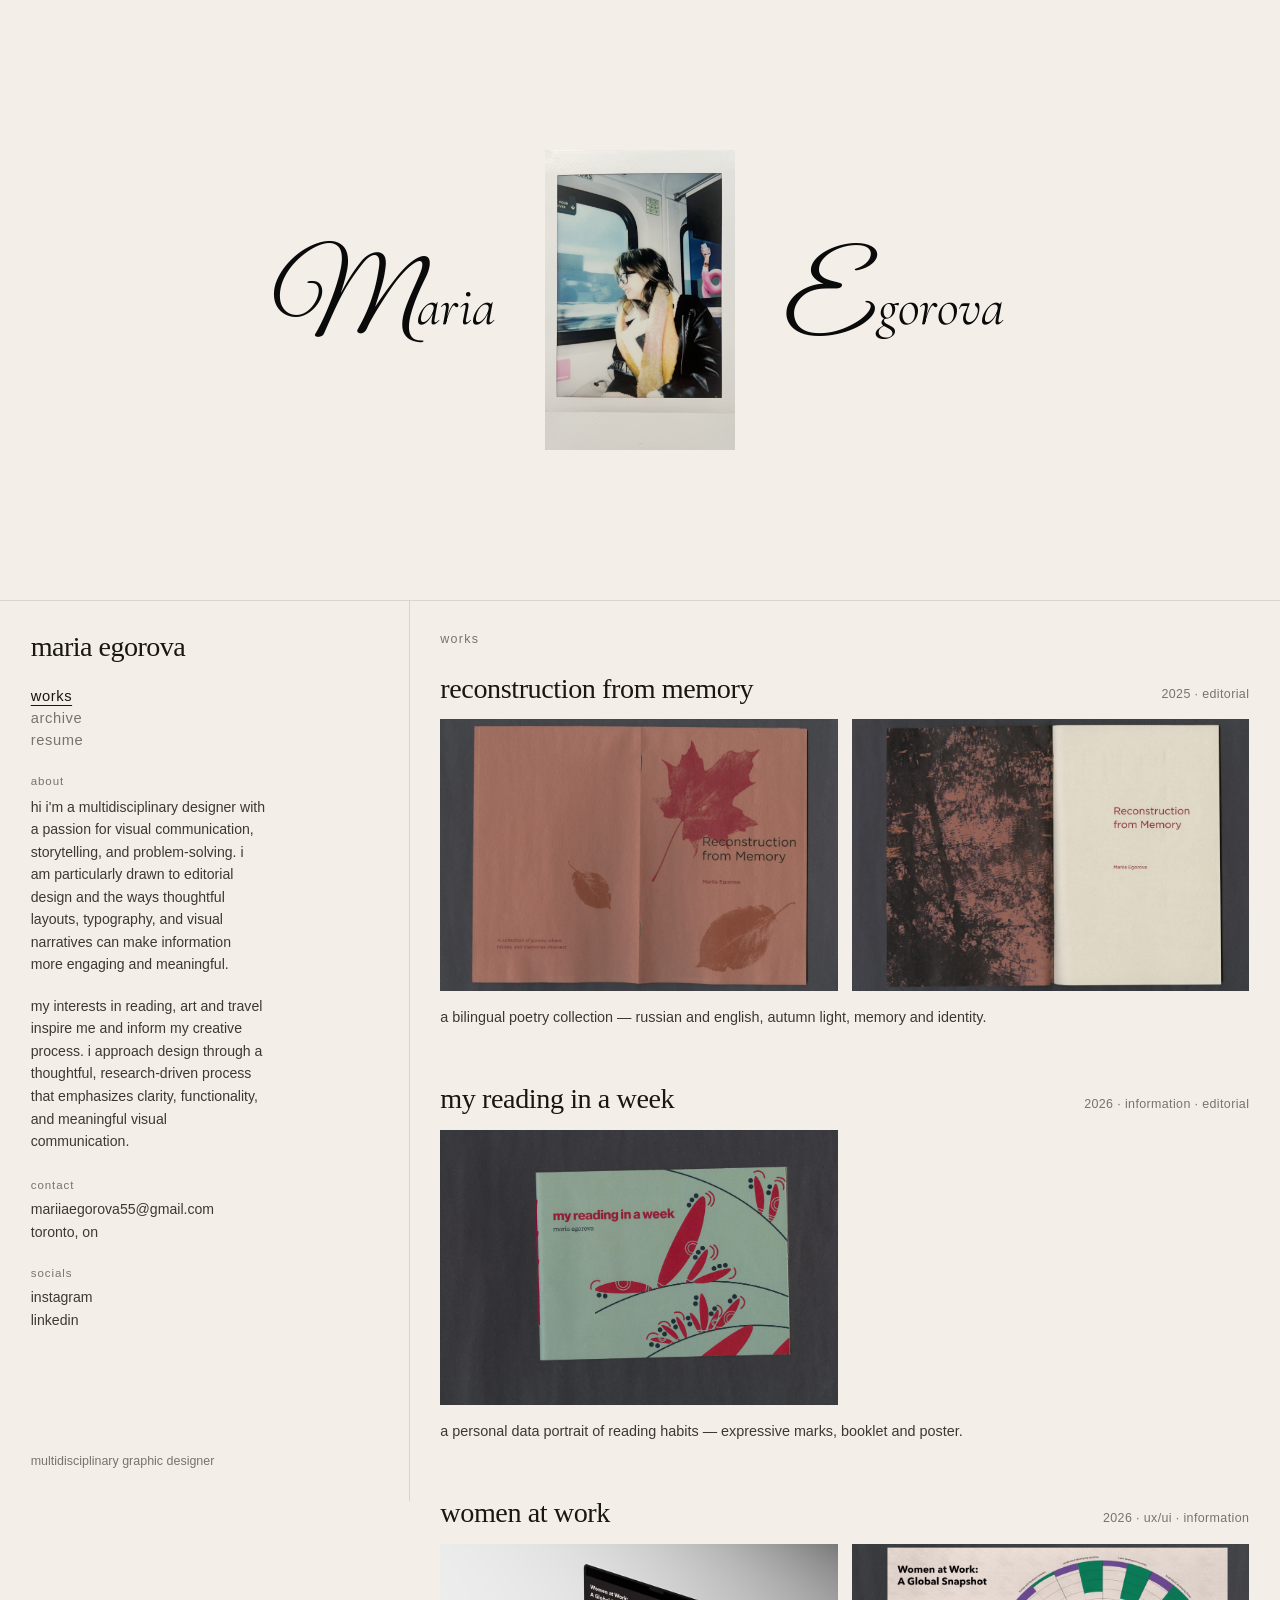
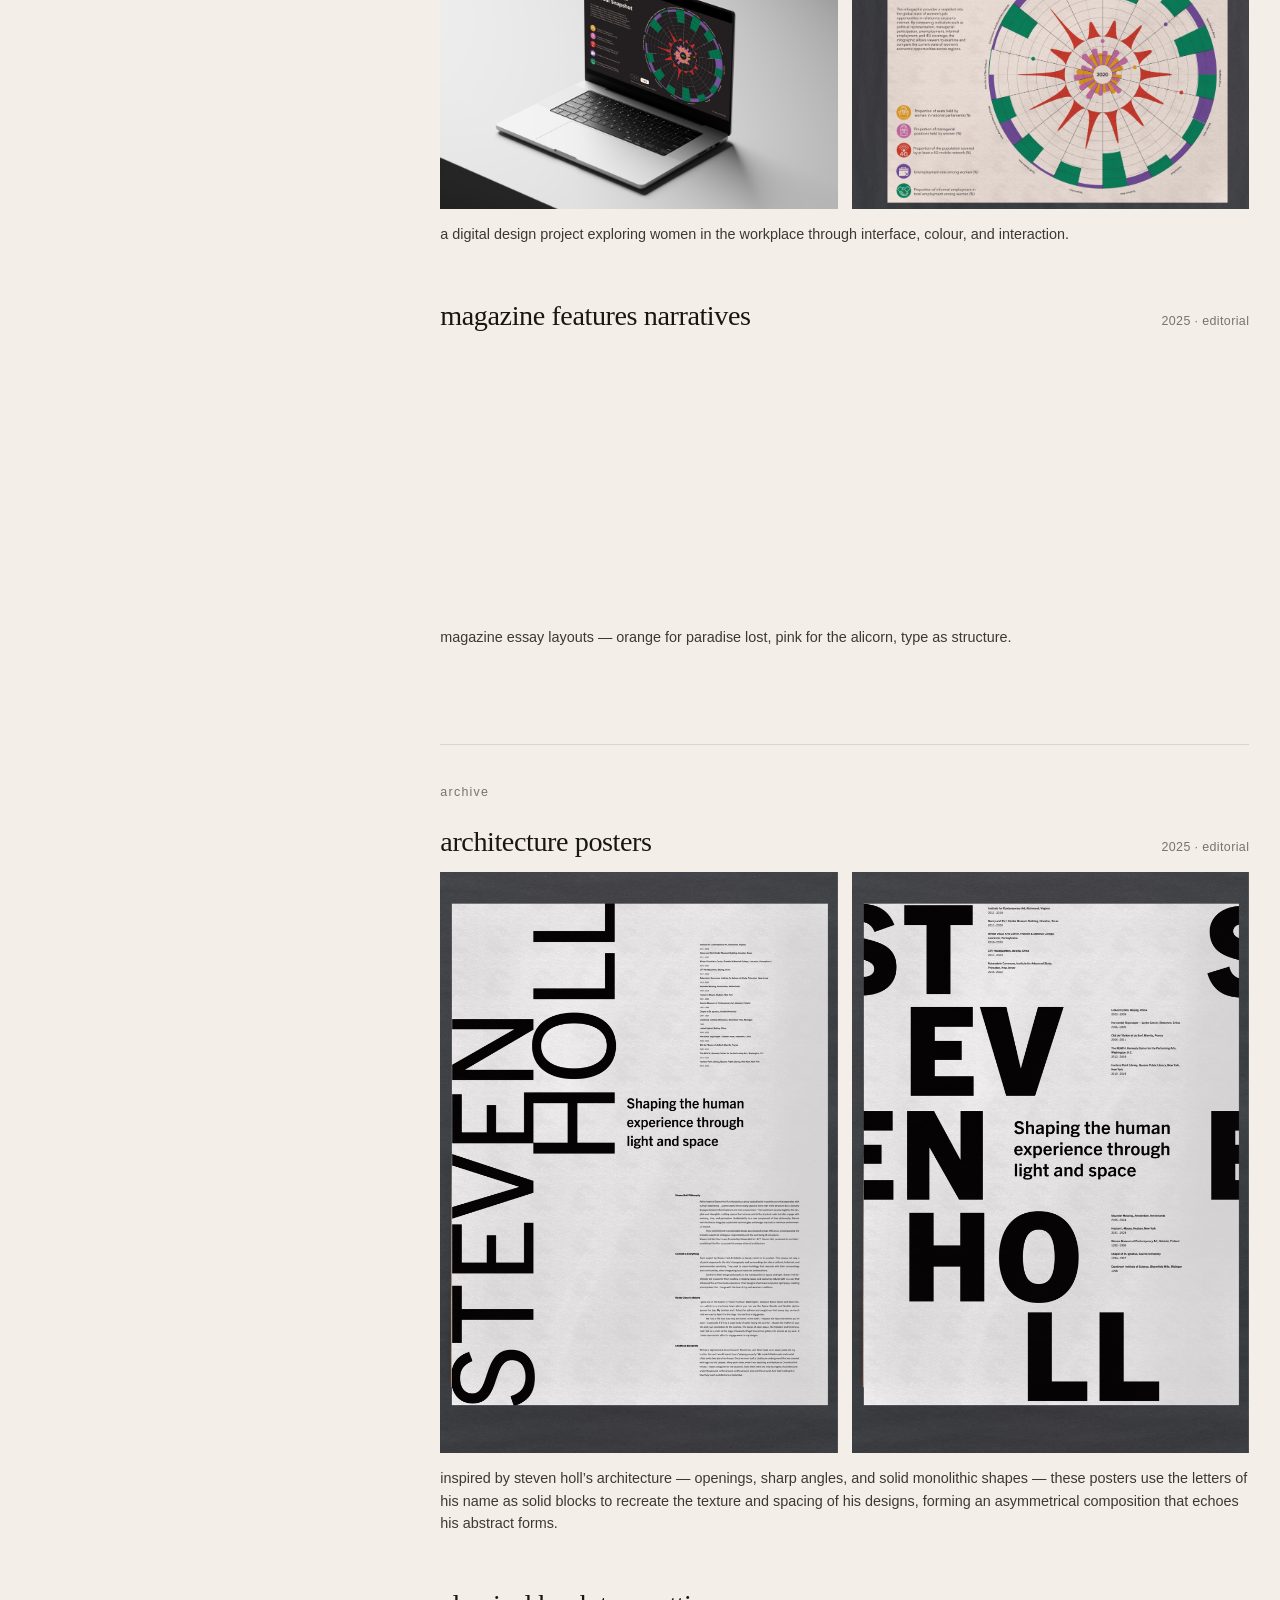
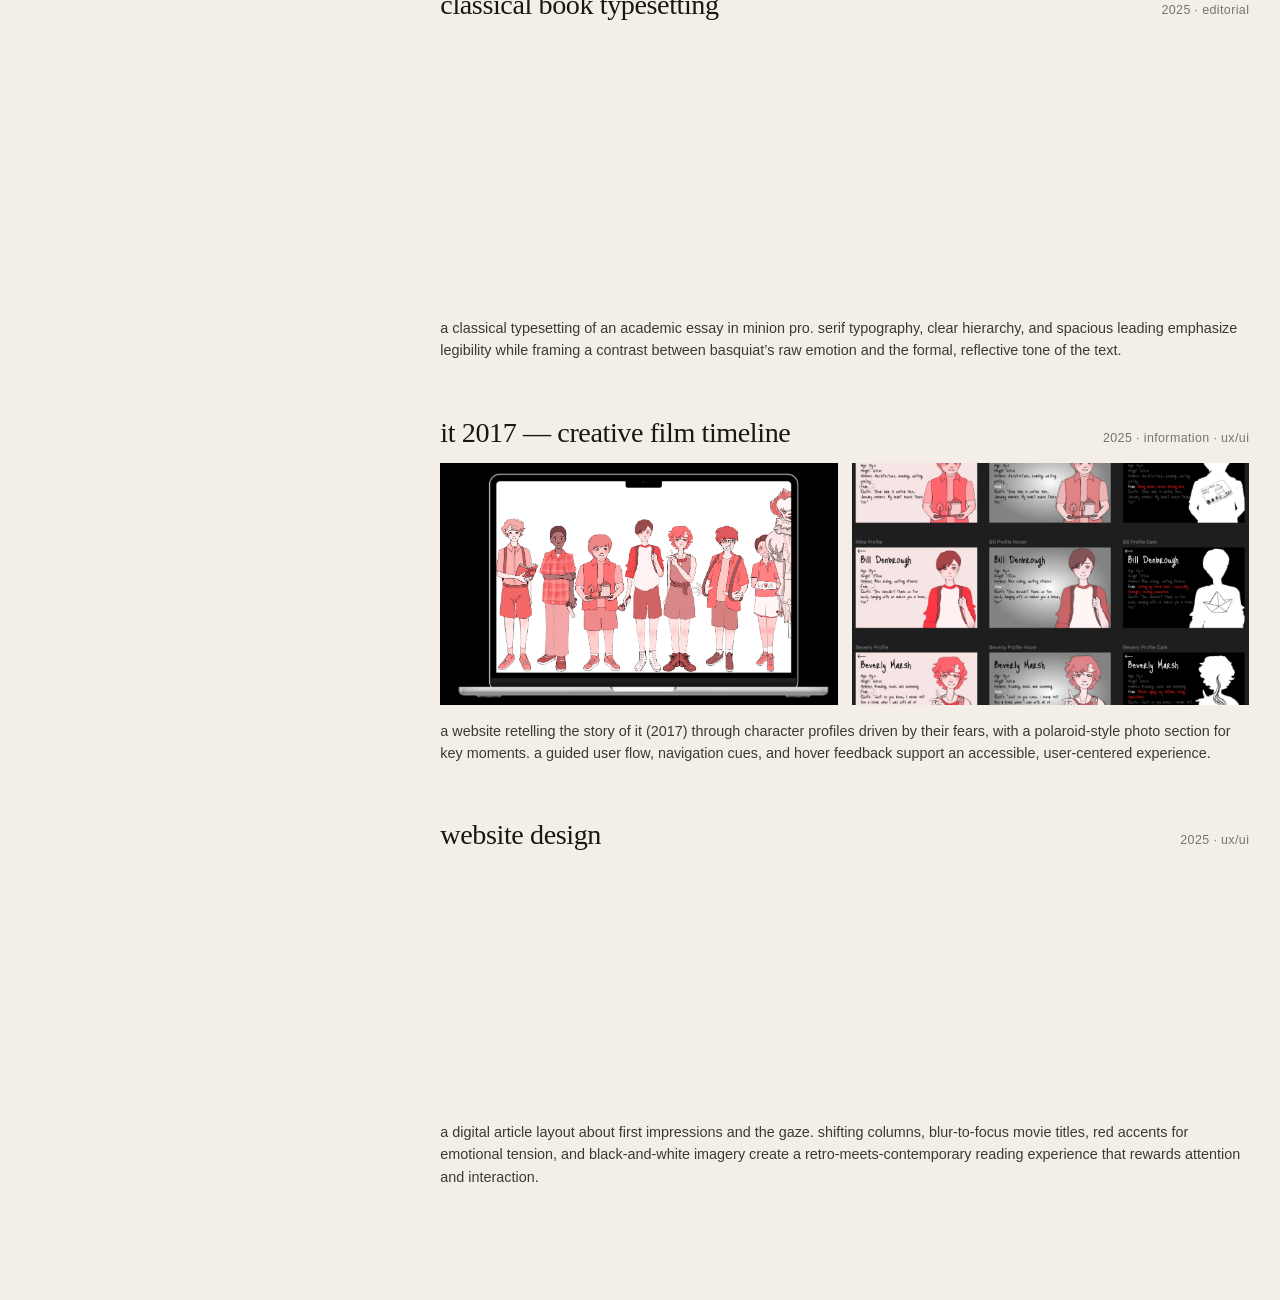
<file: index.html>
<!DOCTYPE html>
<html lang="en">
  <head>
    <meta charset="UTF-8" />
    <meta name="viewport" content="width=device-width, initial-scale=1.0" />
    <title>maria egorova — portfolio</title>
    <meta name="description" content="portfolio of maria egorova — multidisciplinary graphic designer." />
    <link rel="preconnect" href="https://fonts.googleapis.com" />
    <link rel="preconnect" href="https://fonts.gstatic.com" crossorigin />
    <link href="https://fonts.googleapis.com/css2?family=Cormorant+Garamond:ital,wght@0,400;0,500;1,400;1,500&family=Great+Vibes&display=swap" rel="stylesheet" />
    <link rel="stylesheet" href="css/styles.css?v=3" />
  </head>
  <body>
    <!-- top 2/3: name + polaroid banner (type/position inspo); bottom 1/3 peeks portfolio -->
    <section class="landing" id="landing">
      <div class="landing__banner">
        <div class="landing__compose" aria-label="Maria Egorova">
          <p class="landing__name landing__name--left" aria-hidden="true">
            <span class="landing__initial">M</span><span class="landing__rest">aria</span>
          </p>
          <figure class="landing__polaroid">
            <img src="images/work/IMG_2024-2.jpg" alt="Maria Egorova" width="900" height="1200" />
          </figure>
          <p class="landing__name landing__name--right" aria-hidden="true">
            <span class="landing__initial">E</span><span class="landing__rest">gorova</span>
          </p>
        </div>
      </div>
</section>

    <div class="site" id="site">
      <aside class="sidebar">
        <a class="sidebar__name" href="#landing">maria egorova</a>
        <nav class="sidebar__nav" aria-label="sections">
          <a href="#works" class="is-active">works</a>
          <a href="#archive">archive</a>
          <a href="resume/Maria_Egorova_Resume.pdf" target="_blank" rel="noopener noreferrer">resume</a>
        </nav>
        <div class="sidebar__block">
          <p class="sidebar__label">about</p>
          <p class="sidebar__text">hi i&#x27;m a multidisciplinary designer with a passion for visual communication, storytelling, and problem-solving. i am particularly drawn to editorial design and the ways thoughtful layouts, typography, and visual narratives can make information more engaging and meaningful.</p>
          <p class="sidebar__text">my interests in reading, art and travel inspire me and inform my creative process. i approach design through a thoughtful, research-driven process that emphasizes clarity, functionality, and meaningful visual communication.</p>
        </div>
        <div class="sidebar__block">
          <p class="sidebar__label">contact</p>
          <ul class="sidebar__list">
            <li><a href="mailto:mariiaegorova55@gmail.com">mariiaegorova55@gmail.com</a></li>
            <li><span>toronto, on</span></li>
          </ul>
        </div>
        <div class="sidebar__block">
          <p class="sidebar__label">socials</p>
          <ul class="sidebar__list">
            <li><a href="https://www.instagram.com/mdesigning_/" target="_blank" rel="noopener noreferrer">instagram</a></li>
            <li><a href="https://www.linkedin.com/in/maria-egorova-300b55328/" target="_blank" rel="noopener noreferrer">linkedin</a></li>
          </ul>
        </div>
        <div class="sidebar__spacer"></div>
        <p class="sidebar__meta">multidisciplinary graphic designer</p>
      </aside>
      <main class="content" id="content">
        <div class="content__inner" id="list-view">
          <section class="section-marker" id="works">
            <h2>works</h2>

            <article class="project" id="project-reconstruction-from-memory">
              <header class="project__header">
                <h3 class="project__title">
                  <a href="project-reconstruction.html">reconstruction from memory</a>
                </h3>
                <span class="project__meta">2025 · editorial</span>
              </header>
              <div class="project__pair">
                <div class="project__media">
<img src="images/work/reconstruction%20from%20memory%20%28portfolio%29/Scan%2013.jpg" alt="" decoding="async" fetchpriority="high" width="2200" height="1507">
</div>
                <div class="project__media project__motion" data-motion style="aspect-ratio: 2200 / 1507">
<img src="images/work/reconstruction%20from%20memory%20%28portfolio%29/Scan%2014.jpg" class="is-active" alt="" decoding="async" fetchpriority="high" width="2200" height="1507">
<img data-src="images/work/reconstruction%20from%20memory%20%28portfolio%29/Scan%2015.jpg" alt="" decoding="async" />
<img data-src="images/work/reconstruction%20from%20memory%20%28portfolio%29/Scan%2016.jpg" alt="" decoding="async" />
<img data-src="images/work/reconstruction%20from%20memory%20%28portfolio%29/Scan%2017.jpg" alt="" decoding="async" />
<img data-src="images/work/reconstruction%20from%20memory%20%28portfolio%29/Scan%2018.jpg" alt="" decoding="async" />
<img data-src="images/work/reconstruction%20from%20memory%20%28portfolio%29/Scan%2019.jpg" alt="" decoding="async" />
<img data-src="images/work/reconstruction%20from%20memory%20%28portfolio%29/Scan%2022.jpg" alt="" decoding="async" />
<img data-src="images/work/reconstruction%20from%20memory%20%28portfolio%29/Scan%2023.jpg" alt="" decoding="async" />
</div>
              </div>
              <p class="project__summary">a bilingual poetry collection — russian and english, autumn light, memory and identity.</p>
            </article>

            <article class="project" id="project-my-reading-in-a-week">
              <header class="project__header">
                <h3 class="project__title">
                  <a href="project-reading.html">my reading in a week</a>
                </h3>
                <span class="project__meta">2026 · information · editorial</span>
              </header>
              <div class="project__pair">
                <div class="project__media">
<img src="images/work/my%20reading%20in%20a%20week%20portfolio/Scan%20%285%29-2.jpg" alt="" decoding="async" loading="lazy" width="2200" height="1526">
</div>
                <div class="project__media project__motion" data-motion style="aspect-ratio: 2113 / 1466">
<img src="images/work/my%20reading%20in%20a%20week%20portfolio/slideshow/01.jpg" class="is-active" alt="" decoding="async" loading="lazy" width="2113" height="1466">
<img data-src="images/work/my%20reading%20in%20a%20week%20portfolio/slideshow/02.jpg" alt="" decoding="async" />
<img data-src="images/work/my%20reading%20in%20a%20week%20portfolio/slideshow/03.jpg" alt="" decoding="async" />
<img data-src="images/work/my%20reading%20in%20a%20week%20portfolio/slideshow/04.jpg" alt="" decoding="async" />
<img data-src="images/work/my%20reading%20in%20a%20week%20portfolio/slideshow/05.jpg" alt="" decoding="async" />
<img data-src="images/work/my%20reading%20in%20a%20week%20portfolio/slideshow/06.jpg" alt="" decoding="async" />
<img data-src="images/work/my%20reading%20in%20a%20week%20portfolio/slideshow/07.jpg" alt="" decoding="async" />
<img data-src="images/work/my%20reading%20in%20a%20week%20portfolio/slideshow/08.jpg" alt="" decoding="async" />
</div>
              </div>
              <p class="project__summary">a personal data portrait of reading habits — expressive marks, booklet and poster.</p>
            </article>

            <article class="project" id="project-women-at-work">
              <header class="project__header">
                <h3 class="project__title">
                  <a href="project-women-at-work.html">women at work</a>
                </h3>
                <span class="project__meta">2026 · ux/ui · information</span>
              </header>
              <div class="project__pair">
                <div class="project__media">
<img src="images/work/women%20at%20work%20%28portfolio%29/01%20Free%20Macbook%20Pro%2016%20Mockup%20copy.jpg" alt="" decoding="async" loading="lazy" width="2200" height="1466">
</div>
                <div class="project__media project__motion" data-motion style="aspect-ratio: 2200 / 1466">
<img src="images/work/women%20at%20work%20%28portfolio%29/slideshow/01.jpg" class="is-active" alt="" decoding="async" loading="lazy" width="2200" height="1466">
<img data-src="images/work/women%20at%20work%20%28portfolio%29/slideshow/02.jpg" alt="" decoding="async" />
</div>
              </div>
              <p class="project__summary">a digital design project exploring women in the workplace through interface, colour, and interaction.</p>
            </article>

            <article class="project" id="project-magazine-features-narratives">
              <header class="project__header">
                <h3 class="project__title">
                  <a href="project-editorial.html">magazine features narratives</a>
                </h3>
                <span class="project__meta">2025 · editorial</span>
              </header>
              <div class="project__pair">
                <div class="project__media">
<img src="images/work/magazine%20spread%20designs/Scan%2050.jpg" alt="" decoding="async" loading="lazy" width="2200" height="1464">
</div>
                <div class="project__media project__motion" data-motion style="aspect-ratio: 2200 / 1464">
<img src="images/work/magazine%20spread%20designs/slideshow/01.jpg" class="is-active" alt="" decoding="async" loading="lazy" width="2200" height="1464">
<img data-src="images/work/magazine%20spread%20designs/slideshow/02.jpg" alt="" decoding="async" />
<img data-src="images/work/magazine%20spread%20designs/slideshow/03.jpg" alt="" decoding="async" />
<img data-src="images/work/magazine%20spread%20designs/slideshow/04.jpg" alt="" decoding="async" />
<img data-src="images/work/magazine%20spread%20designs/slideshow/05.jpg" alt="" decoding="async" />
</div>
              </div>
              <p class="project__summary">magazine essay layouts — orange for paradise lost, pink for the alicorn, type as structure.</p>
            </article>
          </section>
          <section class="section-marker" id="archive">
            <h2>archive</h2>

            <article class="project project--archive" id="project-architecture-posters">
              <header class="project__header">
                <h3 class="project__title project__title--static">architecture posters</h3>
                <span class="project__meta">2025 · editorial</span>
              </header>
              <div class="project__pair">
                <div class="project__media">
<img src="images/work/archive/architecture%20posters/IMG_4375.jpg" alt="" decoding="async" loading="lazy" width="1507" height="2200">
</div>
                <div class="project__media project__motion" data-motion style="aspect-ratio: 1507 / 2200">
<img src="images/work/archive/architecture%20posters/IMG_4376.jpg" class="is-active" alt="" decoding="async" loading="lazy" width="1507" height="2200">
</div>
              </div>
              <p class="project__summary">inspired by steven holl’s architecture — openings, sharp angles, and solid monolithic shapes — these posters use the letters of his name as solid blocks to recreate the texture and spacing of his designs, forming an asymmetrical composition that echoes his abstract forms.</p>
            </article>

            <article class="project project--archive" id="project-classical-book-typesetting">
              <header class="project__header">
                <h3 class="project__title project__title--static">classical book typesetting</h3>
                <span class="project__meta">2025 · editorial</span>
              </header>
              <div class="project__pair">
                <div class="project__media">
<img src="images/work/archive/classical%20book%20typesetting%20experimentation/Scan%2056.jpg" alt="" decoding="async" loading="lazy" width="2200" height="1477">
</div>
                <div class="project__media project__motion" data-motion style="aspect-ratio: 2200 / 1477">
<img src="images/work/archive/classical%20book%20typesetting%20experimentation/slideshow/01.jpg" class="is-active" alt="" decoding="async" loading="lazy" width="2200" height="1477">
<img data-src="images/work/archive/classical%20book%20typesetting%20experimentation/slideshow/02.jpg" alt="" decoding="async" />
<img data-src="images/work/archive/classical%20book%20typesetting%20experimentation/slideshow/03.jpg" alt="" decoding="async" />
<img data-src="images/work/archive/classical%20book%20typesetting%20experimentation/slideshow/04.jpg" alt="" decoding="async" />
<img data-src="images/work/archive/classical%20book%20typesetting%20experimentation/slideshow/05.jpg" alt="" decoding="async" />
</div>
              </div>
              <p class="project__summary">a classical typesetting of an academic essay in minion pro. serif typography, clear hierarchy, and spacious leading emphasize legibility while framing a contrast between basquiat’s raw emotion and the formal, reflective tone of the text.</p>
            </article>

            <article class="project project--archive" id="project-it-2017-timeline">
              <header class="project__header">
                <h3 class="project__title project__title--static">it 2017 — creative film timeline</h3>
                <span class="project__meta">2025 · information · ux/ui</span>
              </header>
              <div class="project__pair">
                <div class="project__media">
<img src="images/work/archive/it%202017%20%28creative%20film%20timeline%29/preview%20it%202017.png" alt="" decoding="async" loading="lazy" width="2590" height="1578">
</div>
                <div class="project__media project__motion" data-motion style="aspect-ratio: 1945 / 1185">
<img src="images/work/archive/it%202017%20%28creative%20film%20timeline%29/slideshow/01.jpg" class="is-active" alt="" decoding="async" loading="lazy" width="1945" height="1185">
<img data-src="images/work/archive/it%202017%20%28creative%20film%20timeline%29/slideshow/02.jpg" alt="" decoding="async" />
<img data-src="images/work/archive/it%202017%20%28creative%20film%20timeline%29/slideshow/03.jpg" alt="" decoding="async" />
<img data-src="images/work/archive/it%202017%20%28creative%20film%20timeline%29/slideshow/04.jpg" alt="" decoding="async" />
<img data-src="images/work/archive/it%202017%20%28creative%20film%20timeline%29/slideshow/05.jpg" alt="" decoding="async" />
<img data-src="images/work/archive/it%202017%20%28creative%20film%20timeline%29/slideshow/06.jpg" alt="" decoding="async" />
</div>
              </div>
              <p class="project__summary">a website retelling the story of it (2017) through character profiles driven by their fears, with a polaroid-style photo section for key moments. a guided user flow, navigation cues, and hover feedback support an accessible, user-centered experience.</p>
            </article>

            <article class="project project--archive" id="project-website-design">
              <header class="project__header">
                <h3 class="project__title project__title--static">website design</h3>
                <span class="project__meta">2025 · ux/ui</span>
              </header>
              <div class="project__pair">
                <div class="project__media">
<img src="images/work/archive/website%20design/Screenshot%202026-06-04%20at%2010.06.43%E2%80%AFAM.jpg" alt="" decoding="async" loading="lazy" width="2200" height="1333">
</div>
                <div class="project__media project__motion" data-motion style="aspect-ratio: 2200 / 1333">
<img src="images/work/archive/website%20design/Screenshot%202026-06-04%20at%2010.07.18%E2%80%AFAM.jpg" class="is-active" alt="" decoding="async" loading="lazy" width="2200" height="1333">
<img data-src="images/work/archive/website%20design/Screenshot%202026-06-04%20at%2010.08.34%E2%80%AFAM.jpg" alt="" decoding="async" />
<img data-src="images/work/archive/website%20design/Screenshot%202026-06-04%20at%2010.13.08%E2%80%AFAM.jpg" alt="" decoding="async" />
</div>
              </div>
              <p class="project__summary">a digital article layout about first impressions and the gaze. shifting columns, blur-to-focus movie titles, red accents for emotional tension, and black-and-white imagery create a retro-meets-contemporary reading experience that rewards attention and interaction.</p>
            </article>
          </section>
        </div>
      </main>
    </div>
    <script src="js/main.js?v=4"></script>
  </body>
</html>
</file>
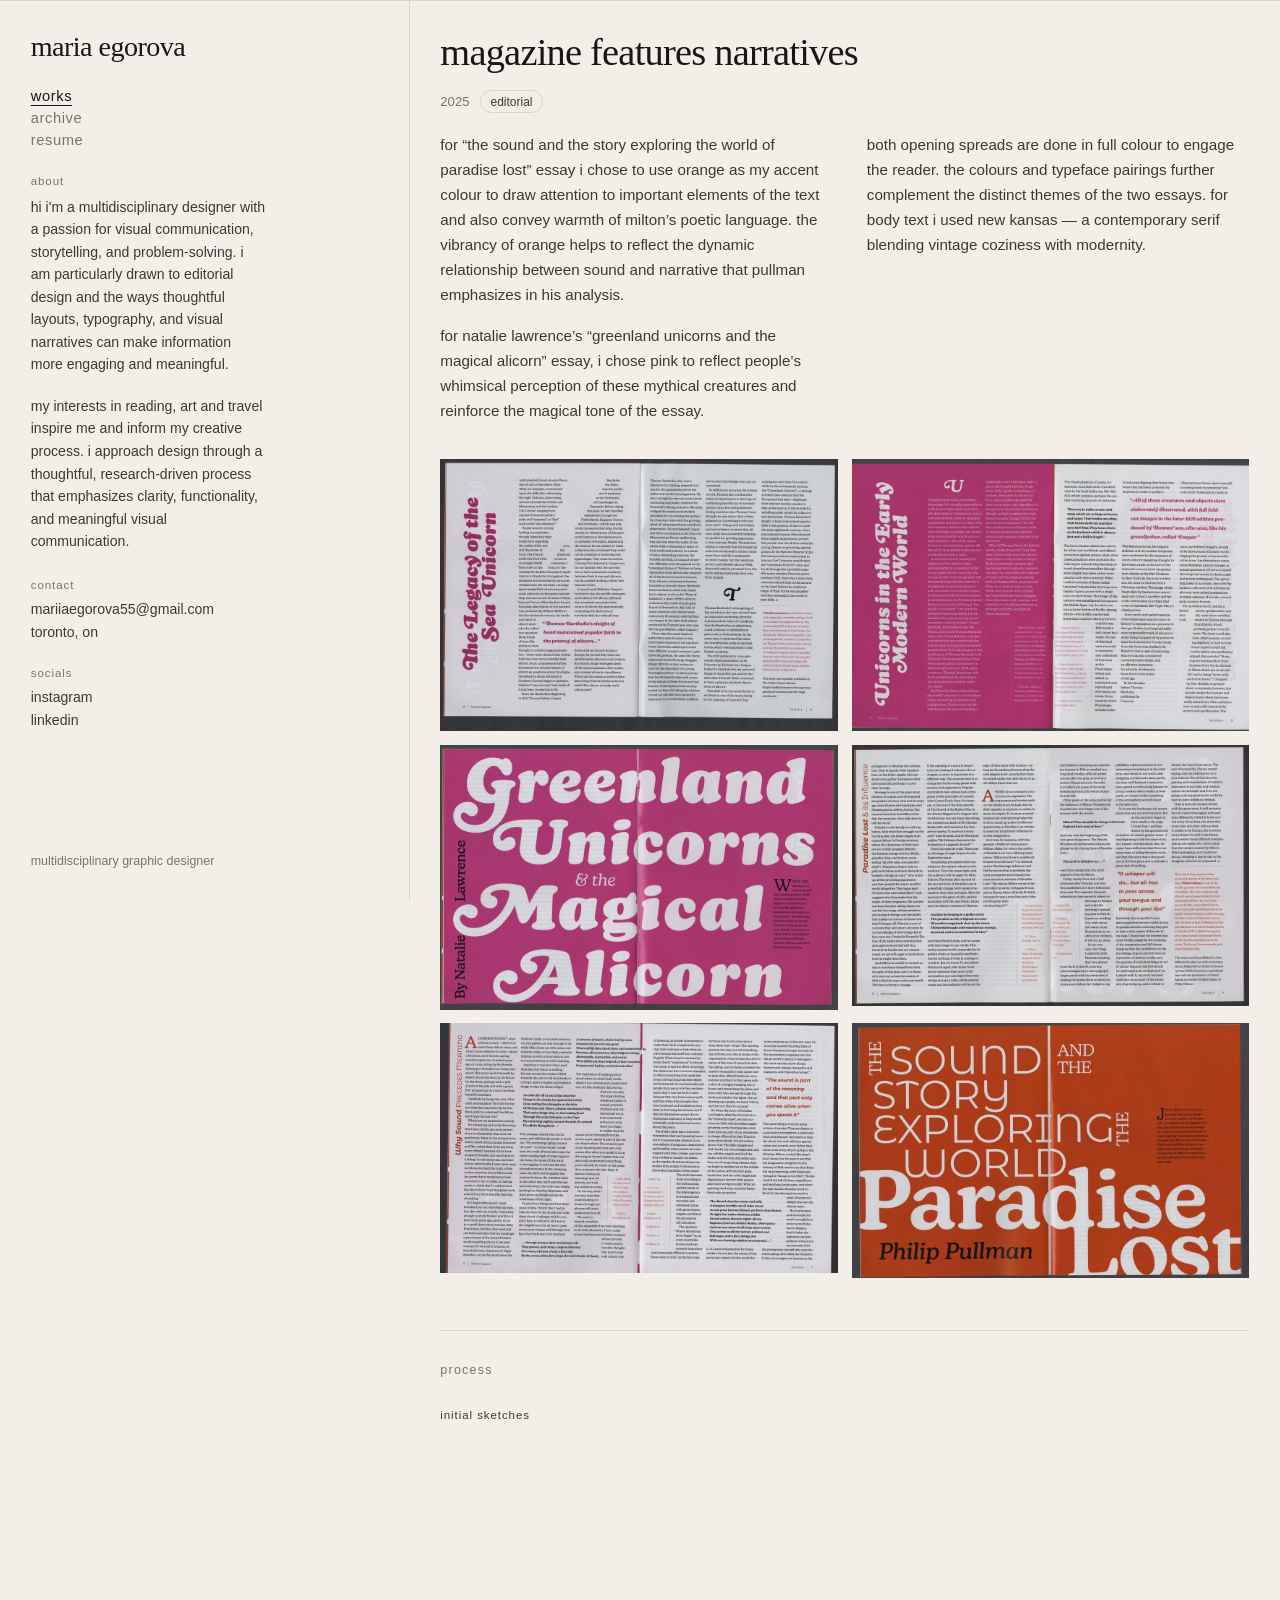
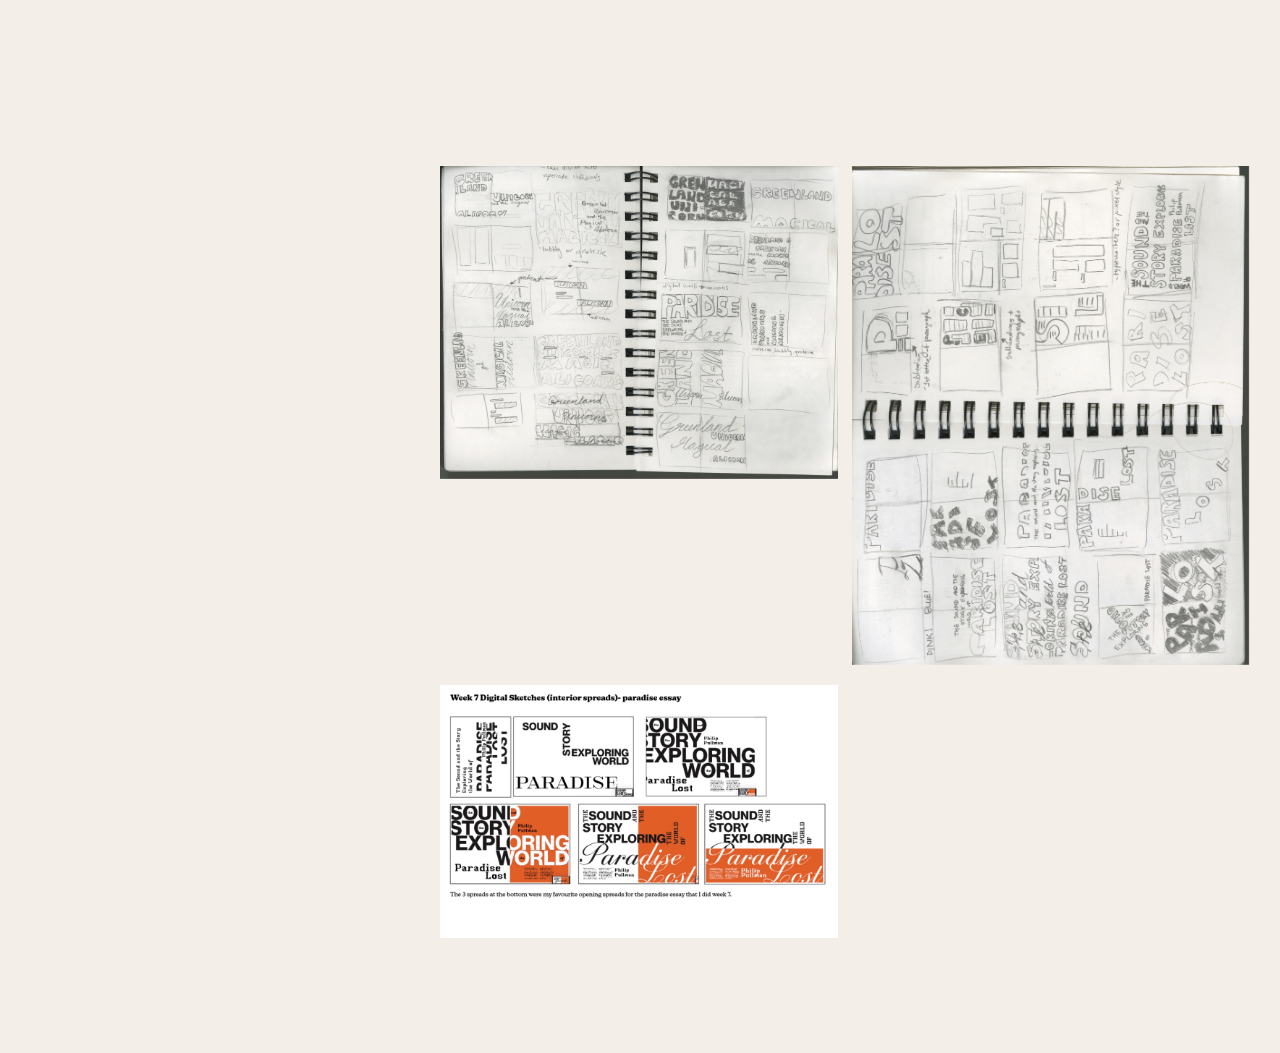
<file: project-editorial.html>
<!DOCTYPE html>
<html lang="en">
  <head>
    <meta charset="UTF-8" />
    <meta name="viewport" content="width=device-width, initial-scale=1.0" />
    <title>magazine features narratives — maria egorova</title>
    <link rel="stylesheet" href="css/styles.css" />
  </head>
  <body>
    <div class="site" id="site">
      <aside class="sidebar">
        <a class="sidebar__name" href="index.html#landing">maria egorova</a>
        <nav class="sidebar__nav" aria-label="sections">
          <a href="index.html#works" class="is-active">works</a>
          <a href="index.html#archive">archive</a>
          <a href="resume/Maria_Egorova_Resume.pdf" target="_blank" rel="noopener noreferrer">resume</a>
        </nav>
        <div class="sidebar__block">
          <p class="sidebar__label">about</p>
          <p class="sidebar__text">hi i&#x27;m a multidisciplinary designer with a passion for visual communication, storytelling, and problem-solving. i am particularly drawn to editorial design and the ways thoughtful layouts, typography, and visual narratives can make information more engaging and meaningful.</p>
          <p class="sidebar__text">my interests in reading, art and travel inspire me and inform my creative process. i approach design through a thoughtful, research-driven process that emphasizes clarity, functionality, and meaningful visual communication.</p>
        </div>
        <div class="sidebar__block">
          <p class="sidebar__label">contact</p>
          <ul class="sidebar__list">
            <li><a href="mailto:mariiaegorova55@gmail.com">mariiaegorova55@gmail.com</a></li>
            <li><span>toronto, on</span></li>
          </ul>
        </div>
        <div class="sidebar__block">
          <p class="sidebar__label">socials</p>
          <ul class="sidebar__list">
            <li><a href="https://www.instagram.com/mdesigning_/" target="_blank" rel="noopener noreferrer">instagram</a></li>
            <li><a href="https://www.linkedin.com/in/maria-egorova-300b55328/" target="_blank" rel="noopener noreferrer">linkedin</a></li>
          </ul>
        </div>
        <div class="sidebar__spacer"></div>
        <p class="sidebar__meta">multidisciplinary graphic designer</p>
      </aside>
      <main class="content">
        <div class="content__inner">
          <article class="detail">
            <div class="detail__top">
              <h1 class="detail__title">magazine features narratives</h1>
              <div class="detail__meta">
                <span>2025</span>
                <span class="detail__tag">editorial</span>
              </div>
              <div class="detail__body">
                <div class="detail__col"><p class="detail__description">for “the sound and the story exploring the world of paradise lost” essay i chose to use orange as my accent colour to draw attention to important elements of the text and also convey warmth of milton’s poetic language. the vibrancy of orange helps to reflect the dynamic relationship between sound and narrative that pullman emphasizes in his analysis.</p>
<p class="detail__description">for natalie lawrence’s “greenland unicorns and the magical alicorn” essay, i chose pink to reflect people’s whimsical perception of these mythical creatures and reinforce the magical tone of the essay.</p></div>
                <div class="detail__col"><p class="detail__description">both opening spreads are done in full colour to engage the reader. the colours and typeface pairings further complement the distinct themes of the two essays. for body text i used new kansas — a contemporary serif blending vintage coziness with modernity.</p></div>
              </div>
            </div>

            <div class="detail__gallery">
              <div class="project__media"><img src="images/work/magazine%20spread%20designs/Scan%2012.jpg" alt="" decoding="async" loading="lazy" /></div>
              <div class="project__media"><img src="images/work/magazine%20spread%20designs/Scan%2048.jpg" alt="" decoding="async" loading="lazy" /></div>
              <div class="project__media"><img src="images/work/magazine%20spread%20designs/Scan%2050.jpg" alt="" decoding="async" loading="lazy" /></div>
              <div class="project__media"><img src="images/work/magazine%20spread%20designs/Scan%2051.jpg" alt="" decoding="async" loading="lazy" /></div>
              <div class="project__media"><img src="images/work/magazine%20spread%20designs/Scan%2052.jpg" alt="" decoding="async" loading="lazy" /></div>
              <div class="project__media"><img src="images/work/magazine%20spread%20designs/Scan%2054.jpg" alt="" decoding="async" loading="lazy" /></div>
            </div>

            <section class="process">
              <h3 class="process__title">process</h3>
              <h4 class="process__subtitle">initial sketches</h4>
              <div class="detail__gallery process__grid">
                <div class="project__media"><img src="images/work/process%20work/magazine%20spreads%20process/Scan%2012.jpeg" alt="" decoding="async" loading="lazy" /></div>
                <div class="project__media"><img src="images/work/process%20work/magazine%20spreads%20process/Scan%2015.jpeg" alt="" decoding="async" loading="lazy" /></div>
                <div class="project__media"><img src="images/work/process%20work/magazine%20spreads%20process/Scan%2016.jpeg" alt="" decoding="async" loading="lazy" /></div>
                <div class="project__media"><img src="images/work/process%20work/magazine%20spreads%20process/Scan%2017.jpeg" alt="" decoding="async" loading="lazy" /></div>
              </div>
<div class="detail__gallery process__grid">
                <div class="project__media"><img src="images/work/process%20work/magazine%20spreads%20process/Screenshot%202026-01-16%20at%205.36.41%E2%80%AFPM.jpg" alt="" decoding="async" loading="lazy" /></div>
                <div class="project__media"><img src="images/work/process%20work/magazine%20spreads%20process/Screenshot%202026-01-16%20at%205.36.49%E2%80%AFPM.jpg" alt="" decoding="async" loading="lazy" /></div>
              </div>
            </section>
          </article>
        </div>
      </main>
    </div>
    <script src="js/main.js"></script>
  </body>
</html>
</file>
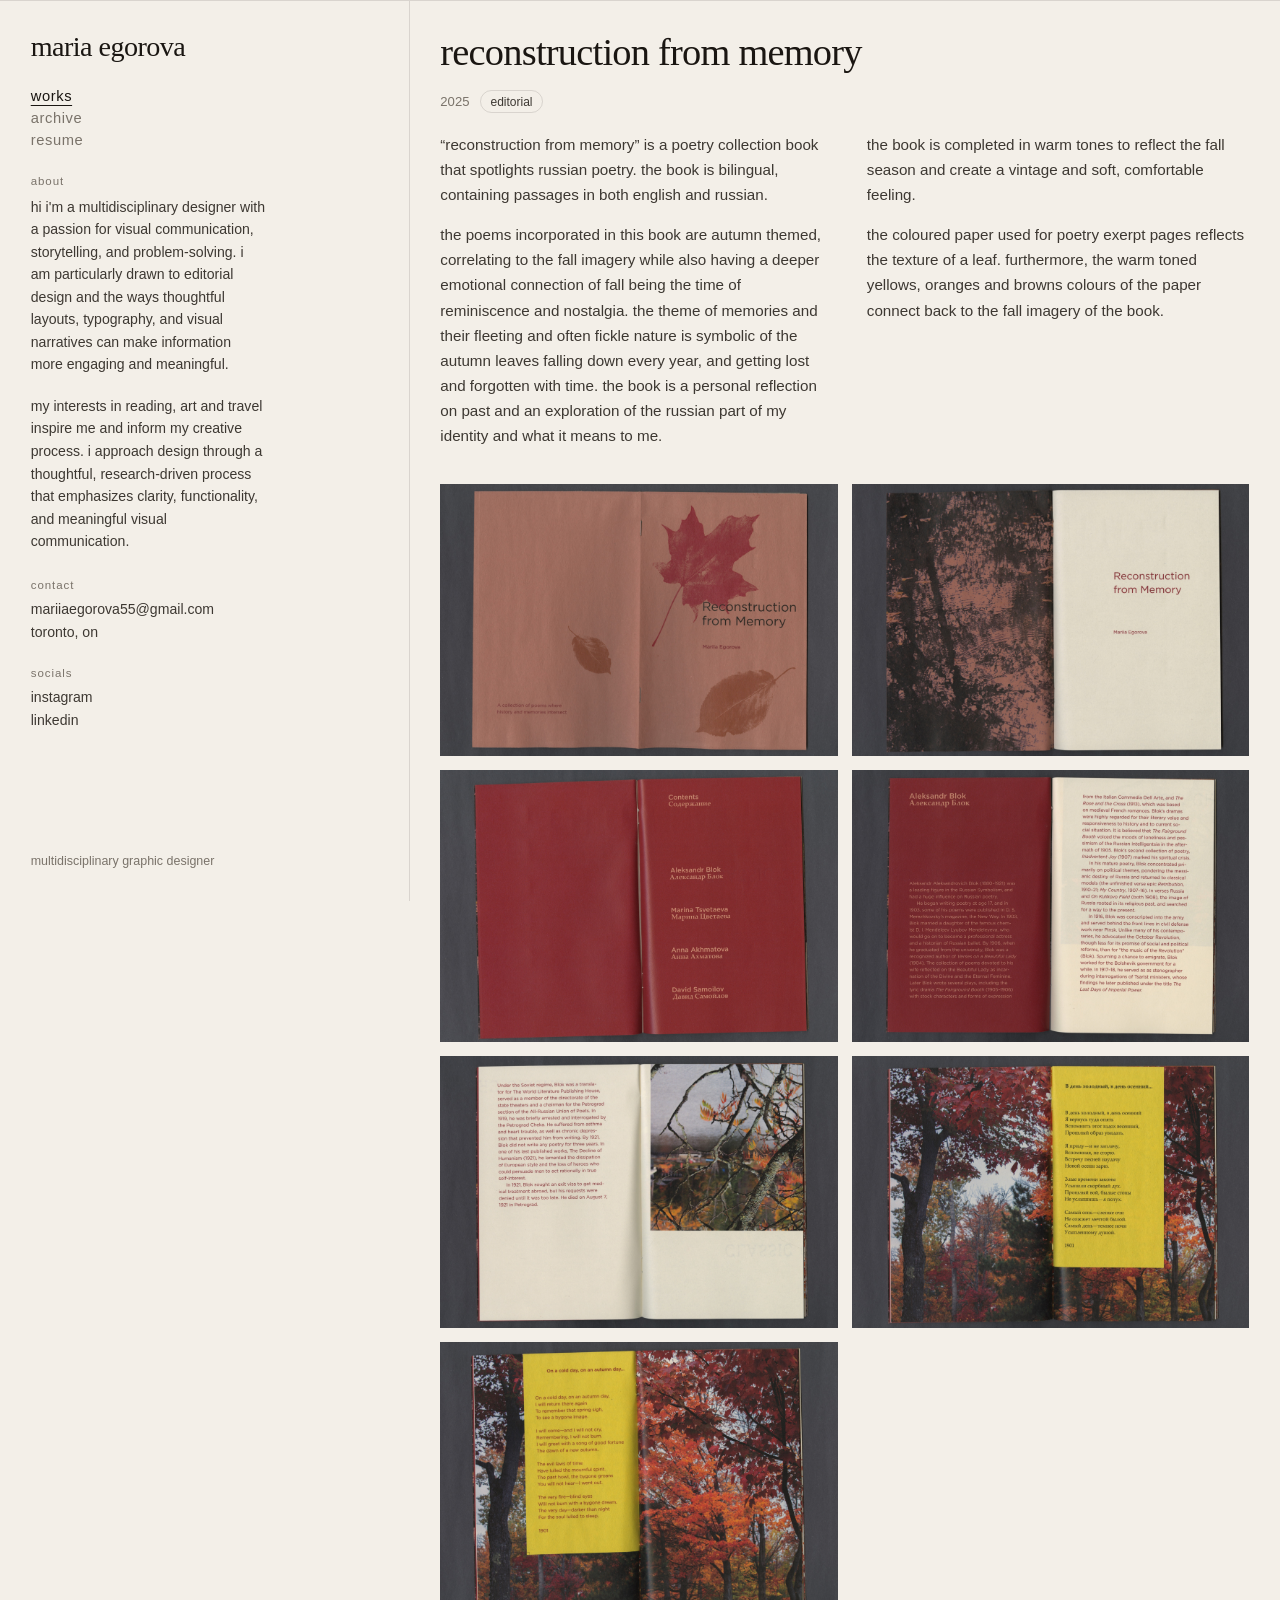
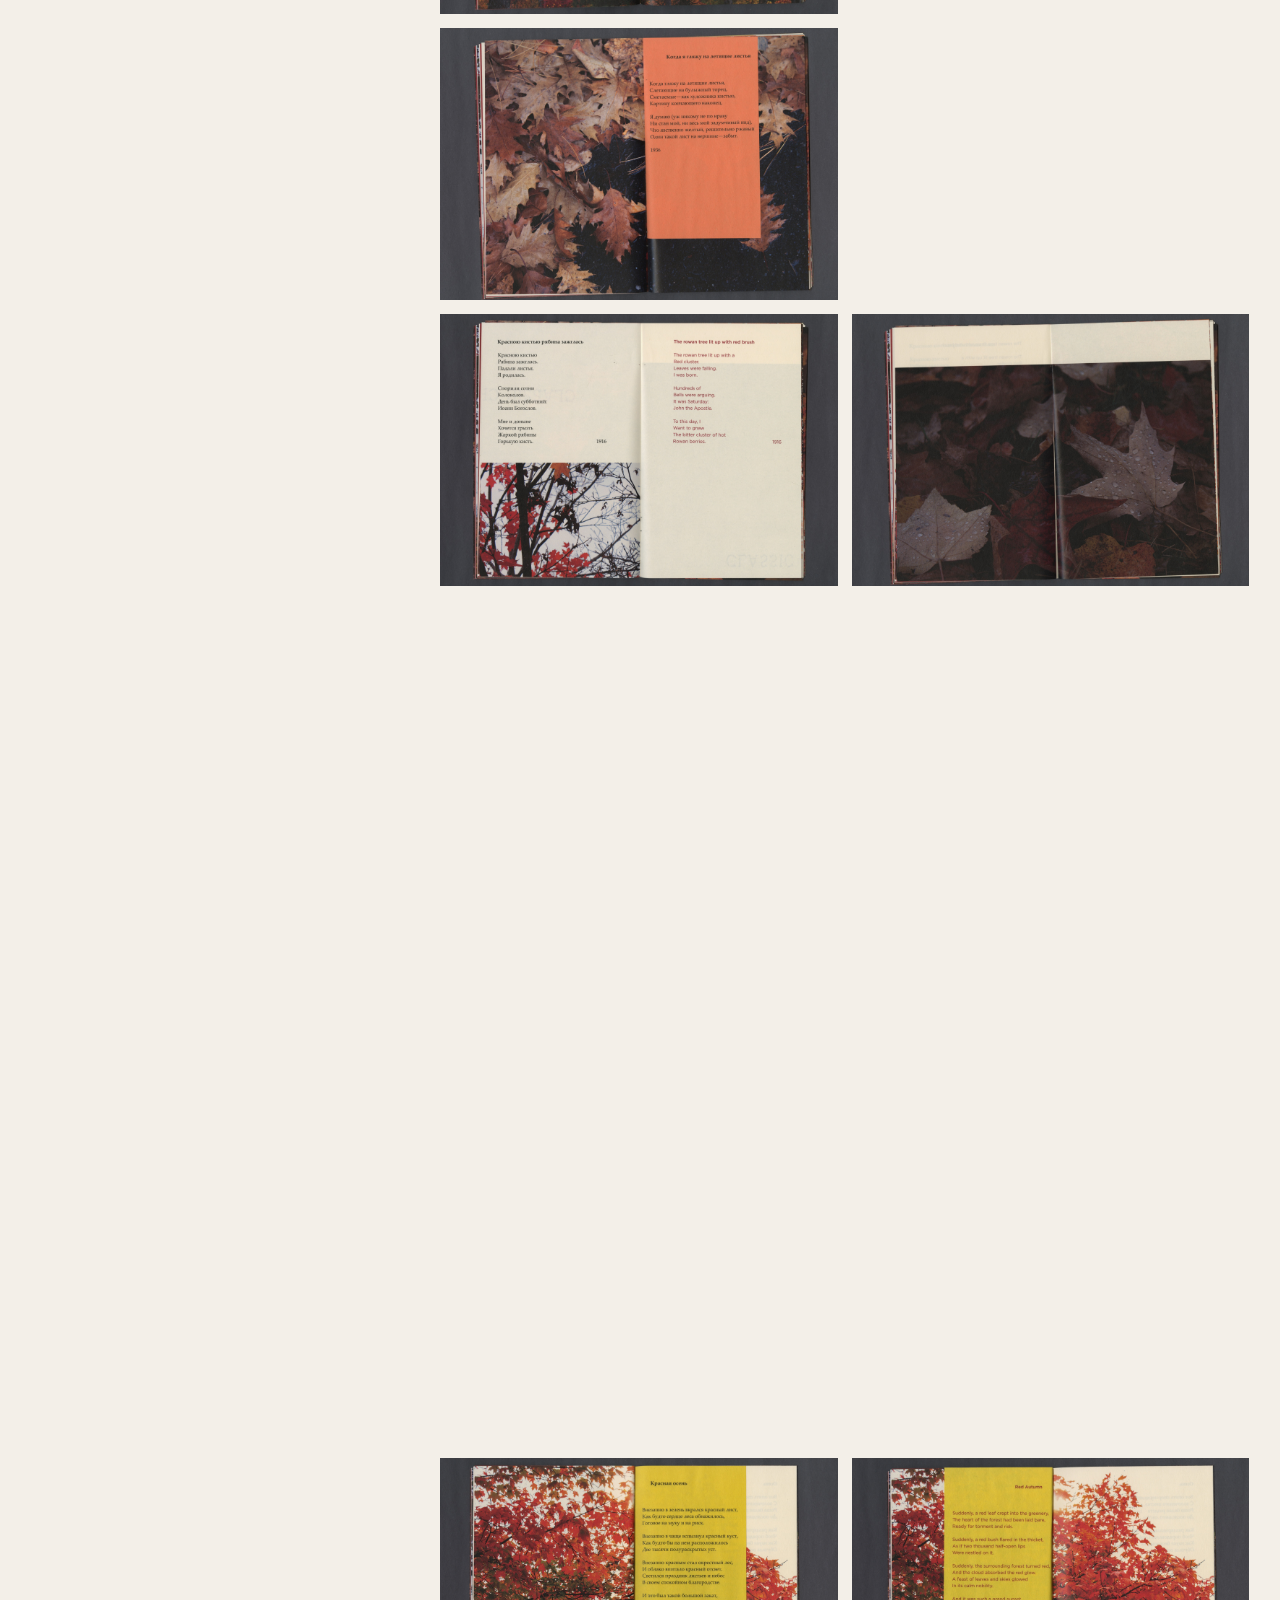
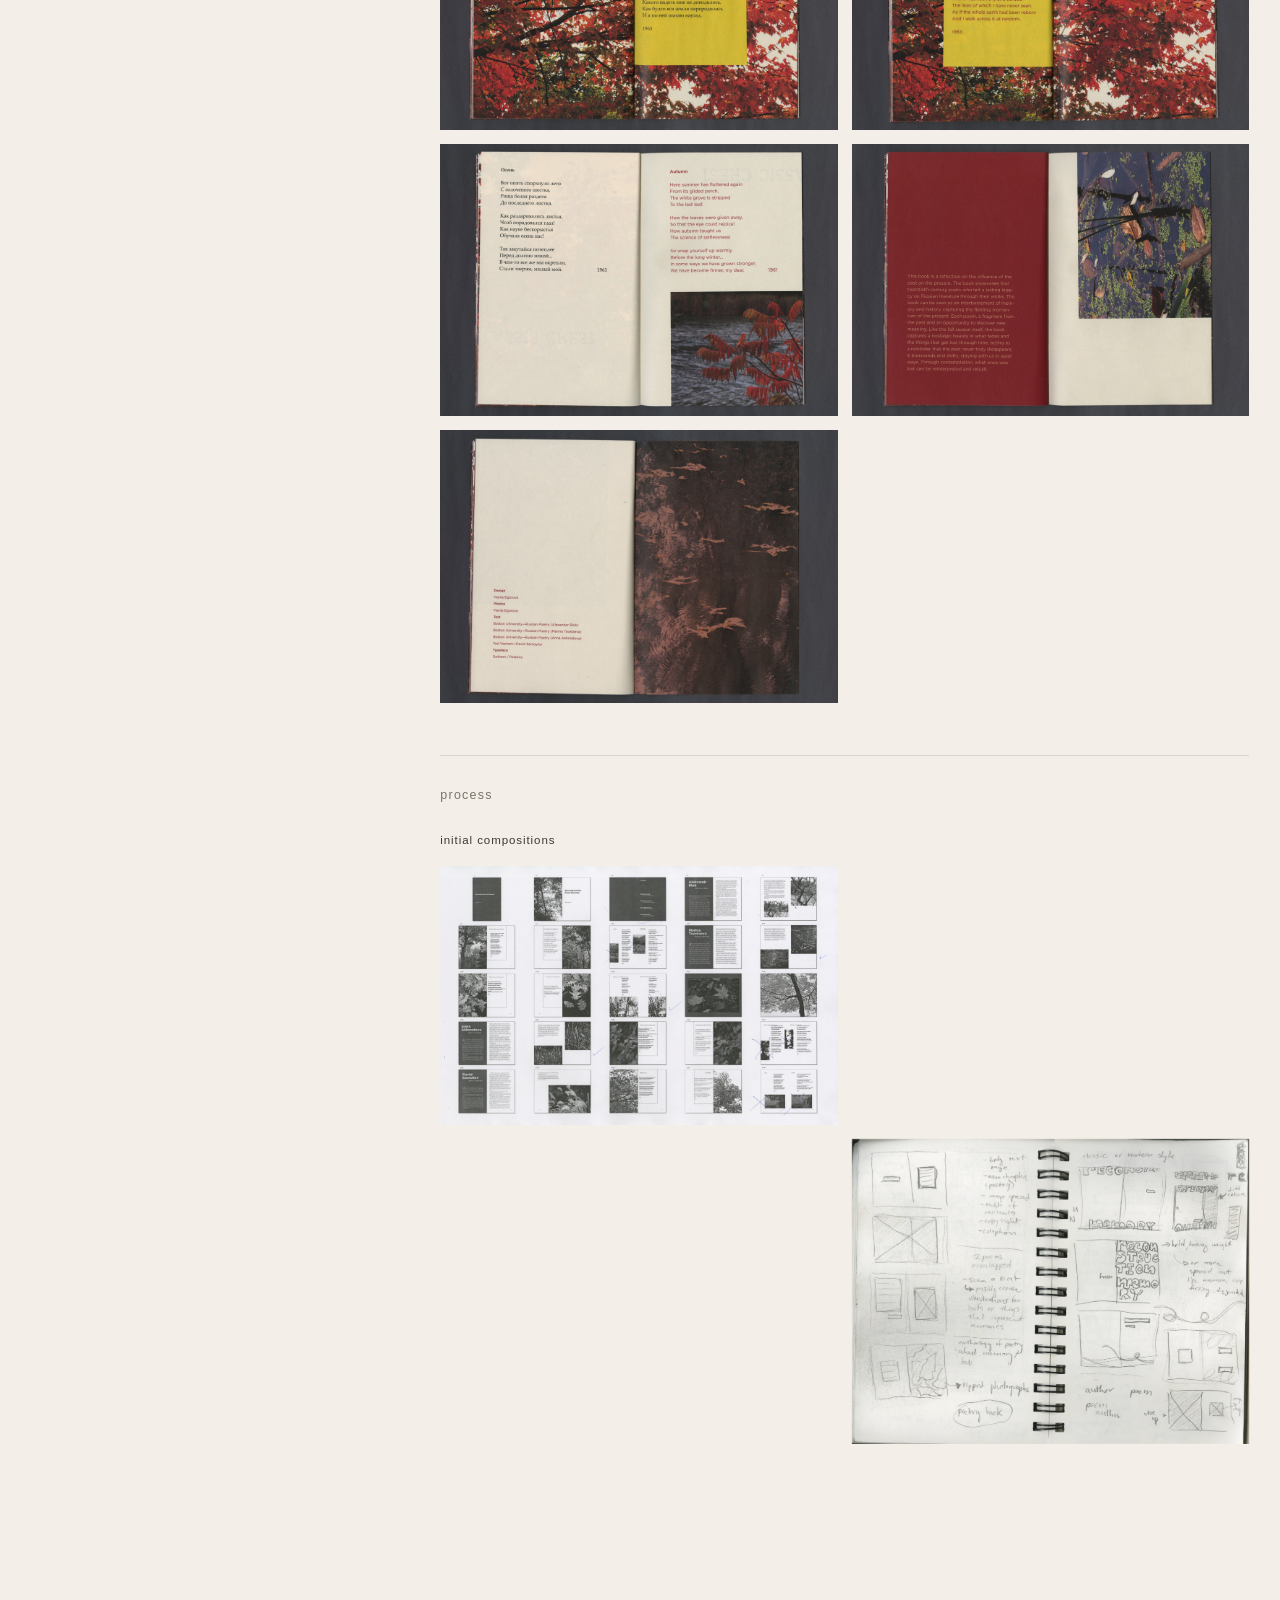
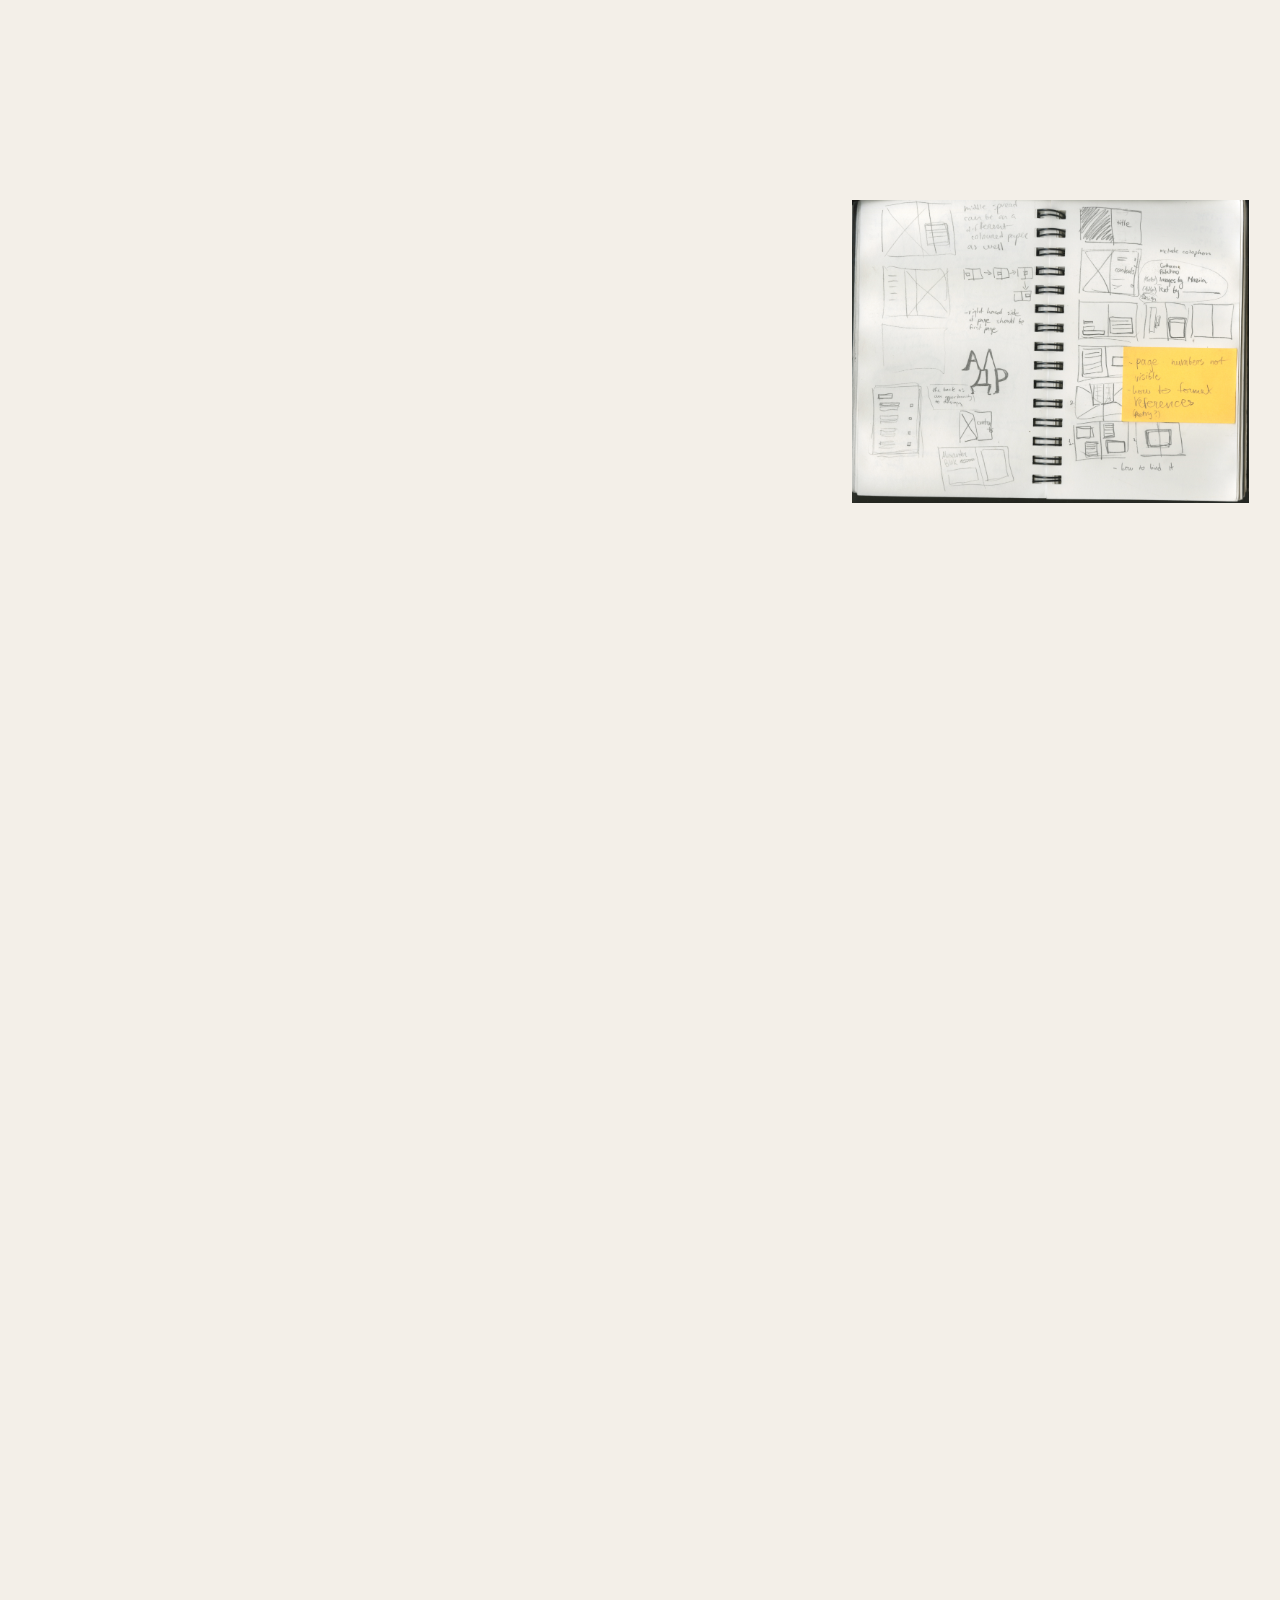
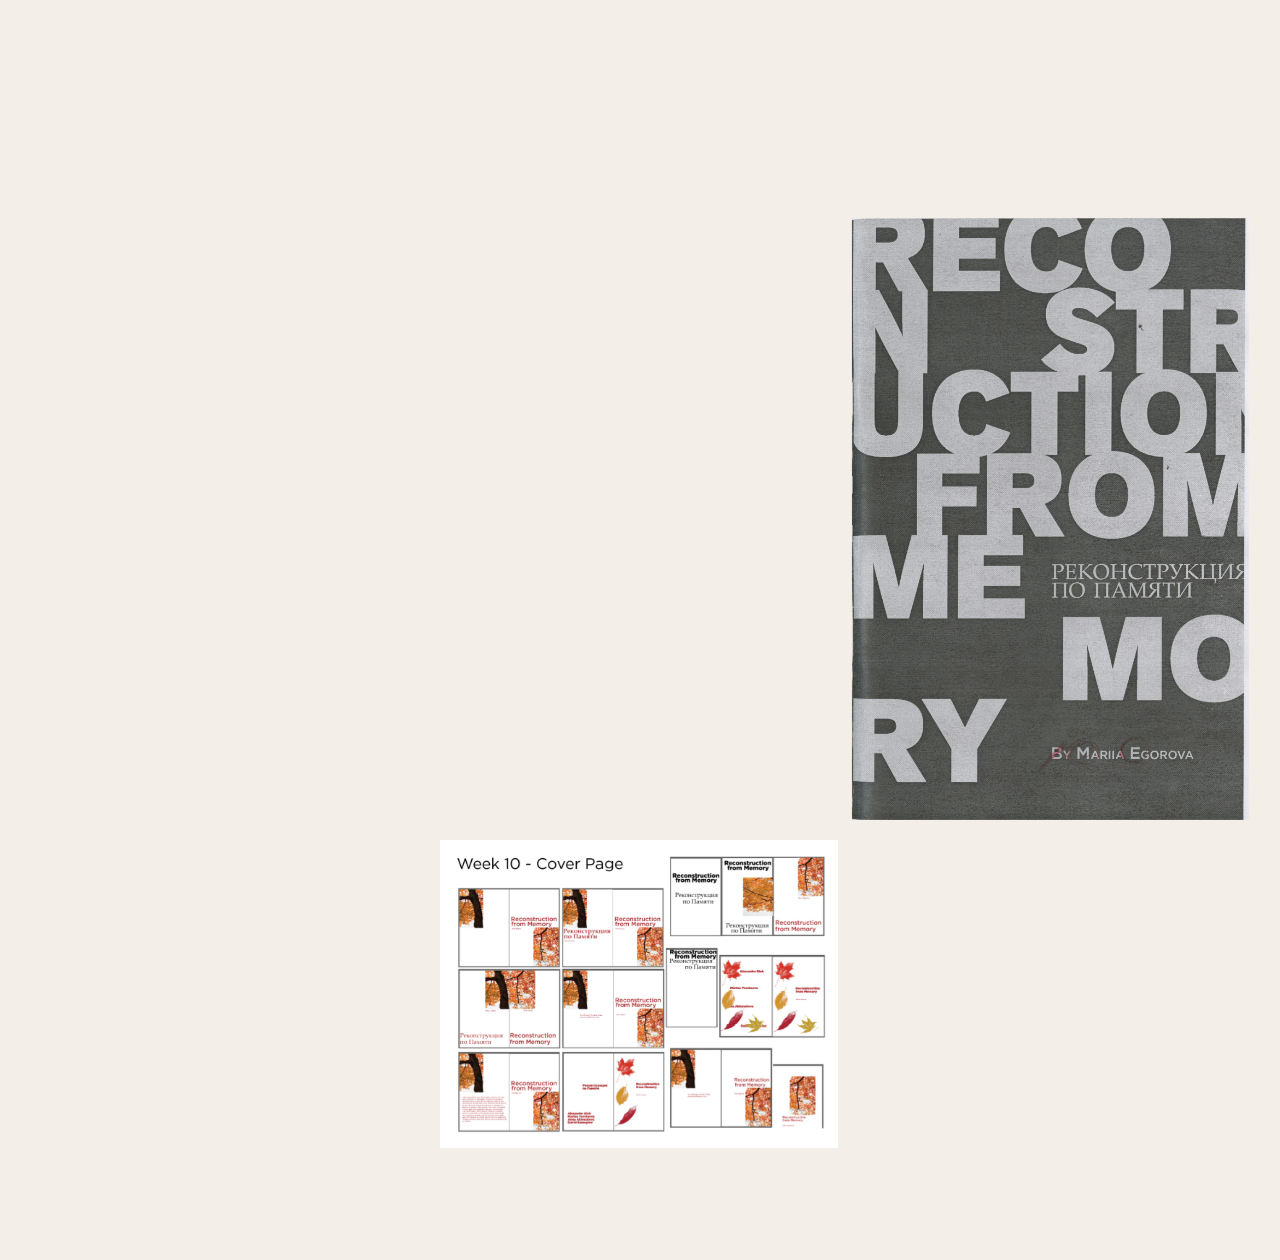
<file: project-reconstruction.html>
<!DOCTYPE html>
<html lang="en">
  <head>
    <meta charset="UTF-8" />
    <meta name="viewport" content="width=device-width, initial-scale=1.0" />
    <title>reconstruction from memory — maria egorova</title>
    <link rel="stylesheet" href="css/styles.css" />
  </head>
  <body>
    <div class="site" id="site">
      <aside class="sidebar">
        <a class="sidebar__name" href="index.html#landing">maria egorova</a>
        <nav class="sidebar__nav" aria-label="sections">
          <a href="index.html#works" class="is-active">works</a>
          <a href="index.html#archive">archive</a>
          <a href="resume/Maria_Egorova_Resume.pdf" target="_blank" rel="noopener noreferrer">resume</a>
        </nav>
        <div class="sidebar__block">
          <p class="sidebar__label">about</p>
          <p class="sidebar__text">hi i&#x27;m a multidisciplinary designer with a passion for visual communication, storytelling, and problem-solving. i am particularly drawn to editorial design and the ways thoughtful layouts, typography, and visual narratives can make information more engaging and meaningful.</p>
          <p class="sidebar__text">my interests in reading, art and travel inspire me and inform my creative process. i approach design through a thoughtful, research-driven process that emphasizes clarity, functionality, and meaningful visual communication.</p>
        </div>
        <div class="sidebar__block">
          <p class="sidebar__label">contact</p>
          <ul class="sidebar__list">
            <li><a href="mailto:mariiaegorova55@gmail.com">mariiaegorova55@gmail.com</a></li>
            <li><span>toronto, on</span></li>
          </ul>
        </div>
        <div class="sidebar__block">
          <p class="sidebar__label">socials</p>
          <ul class="sidebar__list">
            <li><a href="https://www.instagram.com/mdesigning_/" target="_blank" rel="noopener noreferrer">instagram</a></li>
            <li><a href="https://www.linkedin.com/in/maria-egorova-300b55328/" target="_blank" rel="noopener noreferrer">linkedin</a></li>
          </ul>
        </div>
        <div class="sidebar__spacer"></div>
        <p class="sidebar__meta">multidisciplinary graphic designer</p>
      </aside>
      <main class="content">
        <div class="content__inner">
          <article class="detail">
            <div class="detail__top">
              <h1 class="detail__title">reconstruction from memory</h1>
              <div class="detail__meta">
                <span>2025</span>
                <span class="detail__tag">editorial</span>
              </div>
              <div class="detail__body">
                <div class="detail__col"><p class="detail__description">“reconstruction from memory” is a poetry collection book that spotlights russian poetry. the book is bilingual, containing passages in both english and russian.</p>
<p class="detail__description">the poems incorporated in this book are autumn themed, correlating to the fall imagery while also having a deeper emotional connection of fall being the time of reminiscence and nostalgia. the theme of memories and their fleeting and often fickle nature is symbolic of the autumn leaves falling down every year, and getting lost and forgotten with time. the book is a personal reflection on past and an exploration of the russian part of my identity and what it means to me.</p></div>
                <div class="detail__col"><p class="detail__description">the book is completed in warm tones to reflect the fall season and create a vintage and soft, comfortable feeling.</p>
<p class="detail__description">the coloured paper used for poetry exerpt pages reflects the texture of a leaf. furthermore, the warm toned yellows, oranges and browns colours of the paper connect back to the fall imagery of the book.</p></div>
              </div>
            </div>

            <div class="detail__gallery">
              <div class="project__media"><img src="images/work/reconstruction%20from%20memory%20%28portfolio%29/Scan%2013.jpg" alt="" decoding="async" loading="lazy" /></div>
              <div class="project__media"><img src="images/work/reconstruction%20from%20memory%20%28portfolio%29/Scan%2014.jpg" alt="" decoding="async" loading="lazy" /></div>
              <div class="project__media"><img src="images/work/reconstruction%20from%20memory%20%28portfolio%29/Scan%2015.jpg" alt="" decoding="async" loading="lazy" /></div>
              <div class="project__media"><img src="images/work/reconstruction%20from%20memory%20%28portfolio%29/Scan%2016.jpg" alt="" decoding="async" loading="lazy" /></div>
              <div class="project__media"><img src="images/work/reconstruction%20from%20memory%20%28portfolio%29/Scan%2017.jpg" alt="" decoding="async" loading="lazy" /></div>
              <div class="project__media"><img src="images/work/reconstruction%20from%20memory%20%28portfolio%29/Scan%2018.jpg" alt="" decoding="async" loading="lazy" /></div>
              <div class="project__media"><img src="images/work/reconstruction%20from%20memory%20%28portfolio%29/Scan%2019.jpg" alt="" decoding="async" loading="lazy" /></div>
              <div class="project__media"><img src="images/work/reconstruction%20from%20memory%20%28portfolio%29/Scan%2022.jpg" alt="" decoding="async" loading="lazy" /></div>
              <div class="project__media"><img src="images/work/reconstruction%20from%20memory%20%28portfolio%29/Scan%2023.jpg" alt="" decoding="async" loading="lazy" /></div>
              <div class="project__media"><img src="images/work/reconstruction%20from%20memory%20%28portfolio%29/Scan%2024.jpg" alt="" decoding="async" loading="lazy" /></div>
              <div class="project__media"><img src="images/work/reconstruction%20from%20memory%20%28portfolio%29/Scan%2025.jpg" alt="" decoding="async" loading="lazy" /></div>
              <div class="project__media"><img src="images/work/reconstruction%20from%20memory%20%28portfolio%29/Scan%2026.jpg" alt="" decoding="async" loading="lazy" /></div>
              <div class="project__media"><img src="images/work/reconstruction%20from%20memory%20%28portfolio%29/Scan%2027.jpg" alt="" decoding="async" loading="lazy" /></div>
              <div class="project__media"><img src="images/work/reconstruction%20from%20memory%20%28portfolio%29/Scan%2028.jpg" alt="" decoding="async" loading="lazy" /></div>
              <div class="project__media"><img src="images/work/reconstruction%20from%20memory%20%28portfolio%29/Scan%2030.jpg" alt="" decoding="async" loading="lazy" /></div>
              <div class="project__media"><img src="images/work/reconstruction%20from%20memory%20%28portfolio%29/Scan%2031.jpg" alt="" decoding="async" loading="lazy" /></div>
              <div class="project__media"><img src="images/work/reconstruction%20from%20memory%20%28portfolio%29/Scan%2032.jpg" alt="" decoding="async" loading="lazy" /></div>
              <div class="project__media"><img src="images/work/reconstruction%20from%20memory%20%28portfolio%29/Scan%2034.jpg" alt="" decoding="async" loading="lazy" /></div>
              <div class="project__media"><img src="images/work/reconstruction%20from%20memory%20%28portfolio%29/Scan%2035.jpg" alt="" decoding="async" loading="lazy" /></div>
              <div class="project__media"><img src="images/work/reconstruction%20from%20memory%20%28portfolio%29/Scan%2036.jpg" alt="" decoding="async" loading="lazy" /></div>
              <div class="project__media"><img src="images/work/reconstruction%20from%20memory%20%28portfolio%29/Scan%2037.jpg" alt="" decoding="async" loading="lazy" /></div>
              <div class="project__media"><img src="images/work/reconstruction%20from%20memory%20%28portfolio%29/Scan%2039.jpg" alt="" decoding="async" loading="lazy" /></div>
              <div class="project__media"><img src="images/work/reconstruction%20from%20memory%20%28portfolio%29/Scan%2040.jpg" alt="" decoding="async" loading="lazy" /></div>
              <div class="project__media"><img src="images/work/reconstruction%20from%20memory%20%28portfolio%29/Scan%2043.jpg" alt="" decoding="async" loading="lazy" /></div>
            </div>
            
            <section class="process">
              <h3 class="process__title">process</h3>
              <h4 class="process__subtitle">initial compositions</h4>
              <div class="detail__gallery process__grid">
                <div class="project__media"><img src="images/work/process%20work/reconstruction%20from%20memory/process%20work%3Acompositions/Scan%2015%20copy.jpeg" alt="" decoding="async" loading="lazy" /></div>
                <div class="project__media"><img src="images/work/process%20work/reconstruction%20from%20memory/process%20work%3Acompositions/Scan%2016%20copy.jpeg" alt="" decoding="async" loading="lazy" /></div>
                <div class="project__media"><img src="images/work/process%20work/reconstruction%20from%20memory/process%20work%3Acompositions/Scan%2017%20copy.jpeg" alt="" decoding="async" loading="lazy" /></div>
                <div class="project__media"><img src="images/work/process%20work/reconstruction%20from%20memory/process%20work%3Acompositions/Scan%2018%20copy.jpeg" alt="" decoding="async" loading="lazy" /></div>
                <div class="project__media"><img src="images/work/process%20work/reconstruction%20from%20memory/process%20work%3Acompositions/Scan%2019%20copy.jpeg" alt="" decoding="async" loading="lazy" /></div>
                <div class="project__media"><img src="images/work/process%20work/reconstruction%20from%20memory/process%20work%3Acompositions/Scan%2022%20copy.jpeg" alt="" decoding="async" loading="lazy" /></div>
                <div class="project__media"><img src="images/work/process%20work/reconstruction%20from%20memory/process%20work%3Acompositions/Scan%2027%20copy.jpeg" alt="" decoding="async" loading="lazy" /></div>
                <div class="project__media"><img src="images/work/process%20work/reconstruction%20from%20memory/process%20work%3Acompositions/Scan%2028%20copy.jpeg" alt="" decoding="async" loading="lazy" /></div>
                <div class="project__media"><img src="images/work/process%20work/reconstruction%20from%20memory/process%20work%3Acompositions/Scan%2031%20copy.jpeg" alt="" decoding="async" loading="lazy" /></div>
                <div class="project__media"><img src="images/work/process%20work/reconstruction%20from%20memory/process%20work%3Acompositions/Scan%2032%20copy.jpeg" alt="" decoding="async" loading="lazy" /></div>
                <div class="project__media"><img src="images/work/process%20work/reconstruction%20from%20memory/process%20work%3Acompositions/Scan%2034%20copy.jpeg" alt="" decoding="async" loading="lazy" /></div>
                <div class="project__media"><img src="images/work/process%20work/reconstruction%20from%20memory/process%20work%3Acompositions/Scan%2035%20copy.jpeg" alt="" decoding="async" loading="lazy" /></div>
                <div class="project__media"><img src="images/work/process%20work/reconstruction%20from%20memory/process%20work%3Acompositions/Scan%2036%20copy.jpeg" alt="" decoding="async" loading="lazy" /></div>
                <div class="project__media"><img src="images/work/process%20work/reconstruction%20from%20memory/process%20work%3Acompositions/Scan%2037%20copy.jpeg" alt="" decoding="async" loading="lazy" /></div>
                <div class="project__media"><img src="images/work/process%20work/reconstruction%20from%20memory/process%20work%3Acompositions/Scan%2039%20copy.jpeg" alt="" decoding="async" loading="lazy" /></div>
                <div class="project__media"><img src="images/work/process%20work/reconstruction%20from%20memory/process%20work%3Acompositions/Scan%2040%20copy.jpeg" alt="" decoding="async" loading="lazy" /></div>
                <div class="project__media"><img src="images/work/process%20work/reconstruction%20from%20memory/process%20work%3Acompositions/Scan%2041%20copy.jpeg" alt="" decoding="async" loading="lazy" /></div>
                <div class="project__media"><img src="images/work/process%20work/reconstruction%20from%20memory/process%20work%3Acompositions/Scan%2042%20copy.jpeg" alt="" decoding="async" loading="lazy" /></div>
              </div>
<div class="detail__gallery process__grid">
                <div class="project__media"><img src="images/work/process%20work/reconstruction%20from%20memory/Screenshot%202026-07-20%20at%2011.28.28%E2%80%AFAM.jpg" alt="" decoding="async" loading="lazy" /></div>
              </div>
            </section>
          </article>
        </div>
      </main>
    </div>
    <script src="js/main.js"></script>
  </body>
</html>
</file>
<file: css/styles.css>
/* maria egorova — portfolio */

:root {
  --bg: #f3efe8;
  --bg-warm: #ebe4d8;
  --bg-panel: #f3efe8;
  --ink: #1a1612;
  --ink-soft: #3d3832;
  --ink-mute: #7a736a;
  --line: rgba(26, 22, 18, 0.12);
  --line-strong: rgba(26, 22, 18, 0.22);
  --sidebar: minmax(260px, 32%);
  --pad: clamp(1.25rem, 2.4vw, 2.5rem);
  --ease: cubic-bezier(0.65, 0, 0.35, 1);
  --font: "Helvetica Neue", Helvetica, Arial, sans-serif;
  --font-display: Georgia, "Times New Roman", Times, serif;
  --name-size: clamp(1.55rem, 2.2vw, 2.05rem);
}

*,
*::before,
*::after {
  box-sizing: border-box;
}

html {
  scroll-behavior: auto;
}

body {
  margin: 0;
  font-family: var(--font);
  font-weight: 400;
  color: var(--ink);
  background: var(--bg);
  -webkit-font-smoothing: antialiased;
  text-rendering: optimizeLegibility;
  overflow-x: hidden;
  text-transform: lowercase;
}

img {
  display: block;
  max-width: 100%;
  height: auto;
}

a {
  color: inherit;
  text-decoration: none;
}

button {
  font: inherit;
  color: inherit;
  background: none;
  border: 0;
  padding: 0;
  cursor: pointer;
  text-transform: lowercase;
}

/* ========== LANDING (top 2/3 of first screen) ==========
   Bottom ~1/3 of the viewport shows the start of .site
   (name, about, works) so the portfolio peeks on load. */

.landing {
  position: relative;
  height: 66.666vh;
  height: 66.666dvh;
  min-height: 66.666vh;
  min-height: 66.666dvh;
  max-height: 66.666vh;
  max-height: 66.666dvh;
  display: flex;
  flex-direction: column;
  background: var(--bg);
  overflow: hidden;
  box-sizing: border-box;
}

.landing__banner {
  flex: 1;
  margin: var(--pad);
  min-height: 0;
  background: var(--bg);
  overflow: hidden;
  position: relative;
  display: flex;
  align-items: center;
  justify-content: center;
  box-sizing: border-box;
}

/* first name | polaroid | last name — initials script, rest serif italic */
.landing__compose {
  width: 100%;
  height: 100%;
  max-width: 1200px;
  margin: 0 auto;
  padding: clamp(0.75rem, 2.5vh, 2rem) clamp(1rem, 4vw, 2.75rem);
  display: grid;
  grid-template-columns: minmax(0, 1fr) auto minmax(0, 1fr);
  align-items: center;
  column-gap: clamp(1rem, 3.5vw, 2.75rem);
  box-sizing: border-box;
}

.landing__name {
  margin: 0;
  display: flex;
  align-items: baseline;
  line-height: 0.95;
  color: #0a0a0a;
  text-transform: none; /* keep capital M / E */
  white-space: nowrap;
  user-select: none;
}

.landing__name--left {
  justify-self: end;
  justify-content: flex-end;
}

.landing__name--right {
  justify-self: start;
  justify-content: flex-start;
}

/* ornamental script first letter */
.landing__initial {
  font-family: "Great Vibes", "Snell Roundhand", "Segoe Script", cursive;
  font-size: clamp(3.4rem, 9vw, 6.75rem);
  font-weight: 400;
  line-height: 0.8;
  letter-spacing: 0;
  display: inline-block;
  transform: translateY(0.06em);
}

/* rest of name — serif italic */
.landing__rest {
  font-family: "Cormorant Garamond", Georgia, "Times New Roman", Times, serif;
  font-style: italic;
  font-weight: 400;
  font-size: clamp(1.85rem, 4.6vw, 3.35rem);
  letter-spacing: 0.01em;
  line-height: 1;
  margin-left: 0.02em;
}

/* small gap between the script E and "gorova" */
.landing__name--right .landing__rest {
  margin-left: 0.12em;
}

.landing__polaroid {
  margin: 0;
  width: min(22vw, 200px);
  max-width: 200px;
  flex-shrink: 0;
  justify-self: center;
}

.landing__polaroid img {
  display: block;
  width: 100%;
  height: auto;
  max-height: min(42vh, 300px);
  object-fit: contain;
}

/* ========== MAIN SPLIT (starts in bottom 1/3 on first load) ========== */

.site {
  min-height: 100vh;
  min-height: 100dvh;
  display: grid;
  grid-template-columns: var(--sidebar) 1fr;
  border-top: 1px solid var(--line);
  scroll-margin-top: 0;
}

.sidebar {
  position: sticky;
  top: 0;
  height: 100vh;
  height: 100dvh;
  padding: var(--pad);
  display: flex;
  flex-direction: column;
  gap: 1.65rem;
  border-right: 1px solid var(--line);
  background: var(--bg);
  overflow: auto;
}

.sidebar__name {
  display: block;
  margin: 0;
  font-family: var(--font-display);
  font-size: var(--name-size);
  font-weight: 500;
  letter-spacing: -0.02em;
  line-height: 1.05;
  text-transform: lowercase;
}

.sidebar__name:hover {
  opacity: 0.55;
}

.sidebar__nav {
  display: flex;
  flex-direction: column;
  gap: 0.4rem;
  align-items: flex-start;
}

.sidebar__nav a {
  font-size: 0.92rem;
  letter-spacing: 0.04em;
  color: var(--ink-mute);
  transition: color 0.2s ease;
}

.sidebar__nav a:hover,
.sidebar__nav a.is-active {
  color: var(--ink);
}

.sidebar__nav a.is-active {
  text-decoration: underline;
  text-underline-offset: 0.28em;
  text-decoration-thickness: 1px;
}

.sidebar__block {
  display: flex;
  flex-direction: column;
  gap: 0.55rem;
}

.sidebar__label {
  margin: 0;
  font-size: 0.72rem;
  letter-spacing: 0.08em;
  color: var(--ink-mute);
}

.sidebar__text {
  margin: 0;
  font-size: 0.88rem;
  line-height: 1.6;
  color: var(--ink-soft);
  max-width: 30ch;
  font-weight: 300;
}

.sidebar__text + .sidebar__text {
  margin-top: 0.65rem;
}

.sidebar__list {
  list-style: none;
  margin: 0;
  padding: 0;
  display: flex;
  flex-direction: column;
  gap: 0.3rem;
}

.sidebar__list a,
.sidebar__list span {
  font-size: 0.88rem;
  color: var(--ink-soft);
  width: fit-content;
}

.sidebar__list a {
  border-bottom: 1px solid transparent;
}

.sidebar__list a:hover {
  color: var(--ink);
  border-bottom-color: var(--line-strong);
}

.sidebar__spacer {
  flex: 1;
  min-height: 1rem;
}

.sidebar__meta {
  margin: 0;
  font-size: 0.78rem;
  color: var(--ink-mute);
  line-height: 1.5;
}

.content {
  min-height: 100vh;
  min-height: 100dvh;
  background: var(--bg-panel);
}

.content__inner {
  padding: var(--pad);
  display: flex;
  flex-direction: column;
  gap: 5rem;
  padding-bottom: 7rem;
}

/* ========== PROJECTS ========== */

.project {
  display: grid;
  grid-template-columns: 1fr 1fr;
  column-gap: 0.85rem;
  row-gap: 0.9rem;
  scroll-margin-top: 1.5rem;
}

.project + .project {
  margin-top: 3.5rem;
}

.project__header {
  grid-column: 1 / -1;
  display: flex;
  flex-wrap: wrap;
  align-items: baseline;
  justify-content: space-between;
  gap: 0.5rem 1.5rem;
}

.project__title {
  margin: 0;
  font-family: var(--font-display);
  font-size: clamp(1.35rem, 2.2vw, 1.85rem);
  font-weight: 500;
  letter-spacing: -0.015em;
  line-height: 1.1;
}

.project__title a {
  border-bottom: 1px solid transparent;
}

.project__title a:hover {
  border-bottom-color: var(--ink);
}

/* archive titles are not links */
.project__title--static {
  cursor: default;
}

.project--archive .project__title {
  pointer-events: none;
}

.project--resume .project__title {
  pointer-events: auto;
}

.project__meta {
  font-size: 0.78rem;
  color: var(--ink-mute);
  letter-spacing: 0.03em;
}

.project__pair {
  display: contents;
}

.project__media {
  position: relative;
  width: 100%;
  background: transparent;
  border: 0;
}

.project__media > img {
  width: 100%;
  height: auto;
  vertical-align: top;
}

.project__motion {
  position: relative;
  width: 100%;
  background: var(--bg-panel);
  overflow: hidden;
}

.project__motion > img {
  position: absolute;
  inset: 0;
  width: 100%;
  height: 100%;
  object-fit: cover;
  object-position: center;
  opacity: 0;
  transition: none;
}

.project__motion > img.is-active {
  opacity: 1;
  z-index: 1;
}

.project__summary {
  grid-column: 1 / -1;
  margin: 0;
  font-size: 0.9rem;
  line-height: 1.55;
  color: var(--ink-soft);
  max-width: none;
  font-weight: 300;
}

.section-marker {
  scroll-margin-top: 1.5rem;
}

.section-marker + .section-marker {
  margin-top: 1rem;
  padding-top: 2.5rem;
  border-top: 1px solid var(--line);
}

.section-marker h2 {
  margin: 0 0 1.75rem;
  font-size: 0.78rem;
  font-weight: 500;
  letter-spacing: 0.1em;
  color: var(--ink-mute);
}

/* ========== PROJECT DETAIL ========== */

.detail {
  display: flex;
  flex-direction: column;
  gap: 2.25rem;
}

.detail__top {
  display: flex;
  flex-direction: column;
  gap: 1.15rem;
}

.detail__title {
  margin: 0;
  font-family: var(--font-display);
  font-size: clamp(1.75rem, 3vw, 2.6rem);
  font-weight: 500;
  letter-spacing: -0.02em;
  line-height: 1.05;
}

.detail__meta {
  display: flex;
  flex-wrap: wrap;
  gap: 0.45rem 0.65rem;
  font-size: 0.82rem;
  color: var(--ink-mute);
  align-items: center;
}

.detail__tag {
  border: 1px solid var(--line);
  padding: 0.22rem 0.6rem;
  border-radius: 999px;
  color: var(--ink-soft);
  font-size: 0.75rem;
}

.detail__body {
  display: grid;
  grid-template-columns: 1fr 1fr;
  gap: 1.1rem 2.75rem;
  align-items: start;
}

.detail__col {
  display: flex;
  flex-direction: column;
  gap: 0.95rem;
  min-width: 0;
}

.detail__description {
  margin: 0;
  font-size: 0.95rem;
  line-height: 1.65;
  color: var(--ink-soft);
  font-weight: 300;
}

.detail__hero,
.detail__gallery {
  display: grid;
  grid-template-columns: 1fr 1fr;
  gap: 0.85rem;
  align-items: start;
}

.detail__gallery .project__media img {
  width: 100%;
  height: auto;
}

/* process work under project details (works only) */
.process {
  margin-top: 1rem;
  padding-top: 2rem;
  border-top: 1px solid var(--line);
  display: flex;
  flex-direction: column;
  gap: 1.25rem;
}

.process__title {
  margin: 0;
  font-size: 0.78rem;
  font-weight: 500;
  letter-spacing: 0.1em;
  color: var(--ink-mute);
}

.process__subtitle {
  margin: 0.75rem 0 0;
  font-size: 0.72rem;
  font-weight: 500;
  letter-spacing: 0.08em;
  color: var(--ink-soft);
}

.process__grid {
  /* inherits detail__gallery grid */
}

.process .project__media {
  aspect-ratio: auto;
  background: transparent;
}

/* clickable images on project detail */
.detail .project__media img {
  cursor: zoom-in;
}

/* ========== LIGHTBOX ========== */

.lightbox {
  position: fixed;
  inset: 0;
  z-index: 200;
  display: none;
  align-items: center;
  justify-content: center;
  background: rgba(10, 8, 6, 0.88);
  padding: 3rem 4.5rem;
  box-sizing: border-box;
  cursor: zoom-out;
}

.lightbox.is-open {
  display: flex;
}

.lightbox__img {
  max-width: min(92vw, 1100px);
  max-height: min(88vh, 900px);
  width: auto;
  height: auto;
  object-fit: contain;
  box-shadow: 0 12px 48px rgba(0, 0, 0, 0.45);
  cursor: default;
  user-select: none;
  pointer-events: none;
}

.lightbox__btn {
  position: absolute;
  display: grid;
  place-items: center;
  width: 2.75rem;
  height: 2.75rem;
  border: 1px solid rgba(243, 239, 232, 0.45);
  border-radius: 999px;
  background: rgba(243, 239, 232, 0.08);
  color: #f3efe8;
  cursor: pointer;
  transition: background 0.2s ease, border-color 0.2s ease;
  z-index: 2;
}

.lightbox__btn:hover {
  background: rgba(243, 239, 232, 0.18);
  border-color: rgba(243, 239, 232, 0.8);
}

.lightbox__btn svg {
  width: 1.15rem;
  height: 1.15rem;
  display: block;
}

.lightbox__close {
  top: 1.25rem;
  right: 1.25rem;
}

.lightbox__prev {
  left: 1rem;
  top: 50%;
  transform: translateY(-50%);
}

.lightbox__next {
  right: 1rem;
  top: 50%;
  transform: translateY(-50%);
}

.lightbox__counter {
  position: absolute;
  bottom: 1.25rem;
  left: 50%;
  transform: translateX(-50%);
  font-size: 0.78rem;
  letter-spacing: 0.08em;
  color: rgba(243, 239, 232, 0.7);
  pointer-events: none;
  text-transform: lowercase;
}

body.lightbox-open {
  overflow: hidden;
}

/* ========== RESPONSIVE ========== */

@media (max-width: 900px) {
  .site {
    grid-template-columns: 1fr;
  }

  .sidebar {
    position: relative;
    height: auto;
    border-right: 0;
    border-bottom: 1px solid var(--line);
  }

  .sidebar__spacer {
    display: none;
  }

  .sidebar__nav {
    flex-direction: row;
    flex-wrap: wrap;
    gap: 0.75rem 1.35rem;
  }

  .project,
  .detail__hero,
  .detail__gallery,
  .detail__body {
    grid-template-columns: 1fr;
  }

  .project__summary {
    grid-column: 1 / -1;
  }

  .landing__compose {
    grid-template-columns: 1fr;
    grid-template-rows: auto auto auto;
    row-gap: 0.5rem;
    justify-items: center;
    text-align: center;
  }

  .landing__name--left,
  .landing__name--right {
    justify-self: center;
    justify-content: center;
  }

  .landing__polaroid {
    width: min(42vw, 170px);
    order: 0;
  }

  .landing__name--left {
    order: -1;
  }

  .landing__initial {
    font-size: clamp(2.8rem, 14vw, 4.2rem);
  }

  .landing__rest {
    font-size: clamp(1.6rem, 7vw, 2.2rem);
  }

  .lightbox {
    padding: 3.5rem 3rem;
  }

  .lightbox__prev {
    left: 0.5rem;
  }

  .lightbox__next {
    right: 0.5rem;
  }
}

@media (prefers-reduced-motion: reduce) {
  .project__motion > img {
    transition: none;
  }
}
</file>
